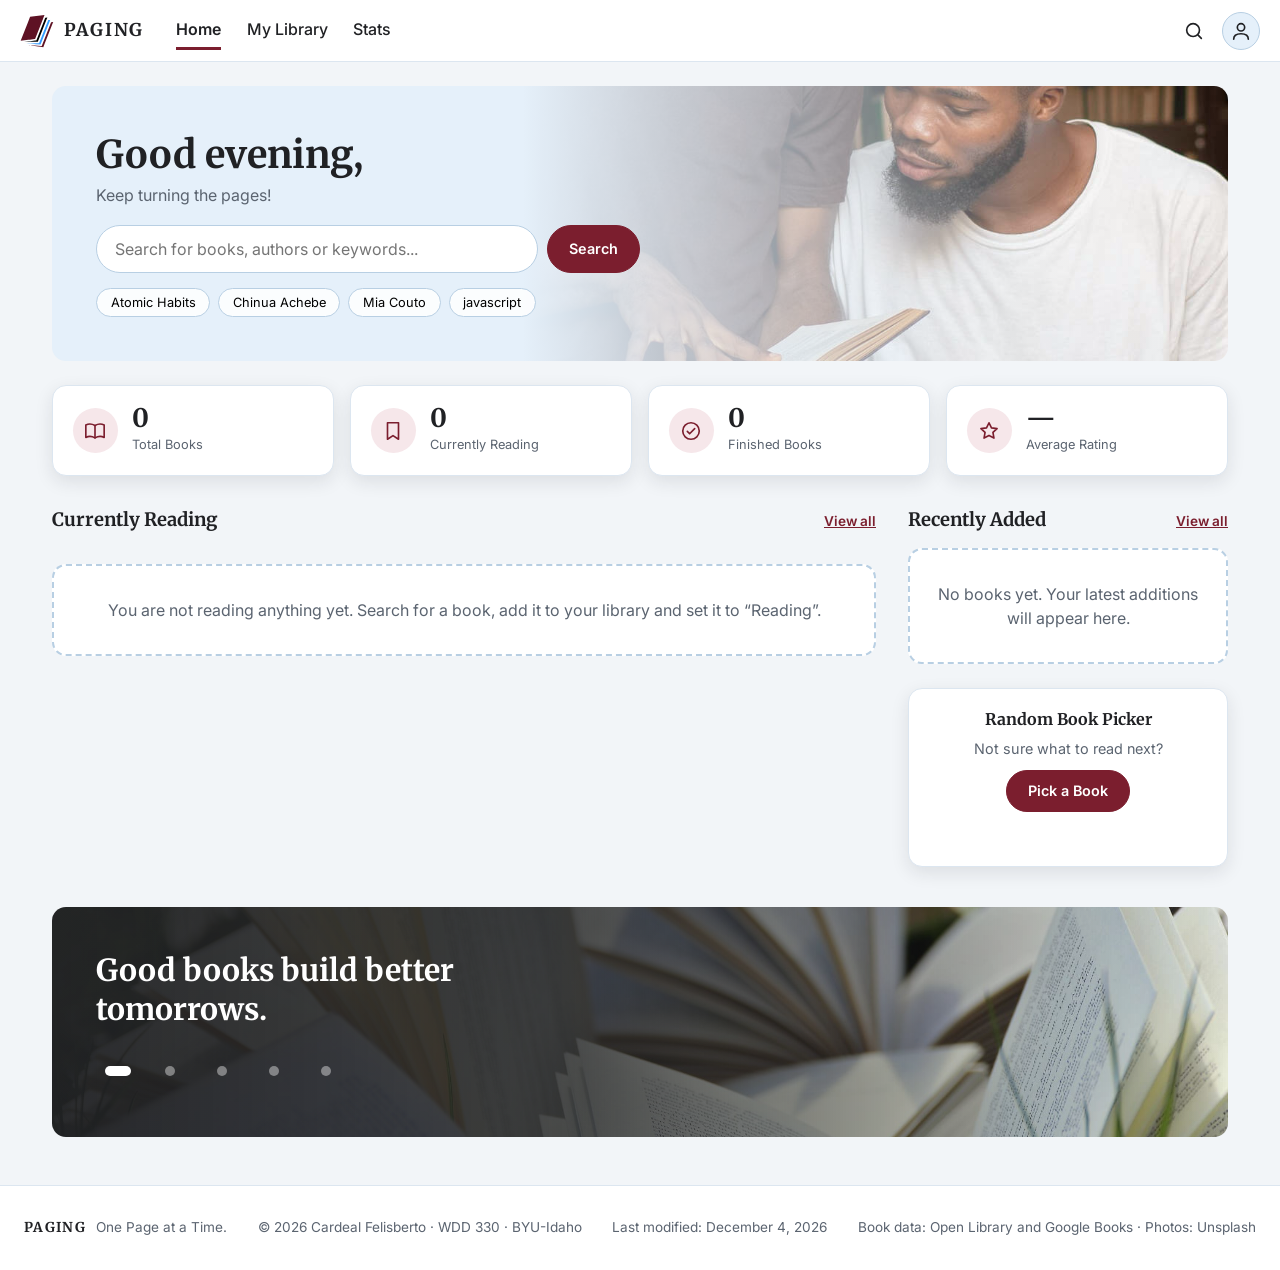
<file: index.html>
<!DOCTYPE html>
<html lang="en">

<head>
  <meta charset="UTF-8">
  <meta name="viewport" content="width=device-width, initial-scale=1">
  <title>Paging — One Page at a Time</title>

  <!-- Information for search engines -->
  <meta name="description" content="Paging is a free reading tracker. Search books, save them to your library, track your progress, rate them and keep personal notes.">
  <meta name="keywords" content="reading tracker, book tracker, book search, my library, reading progress, book notes, book rating, want to read, currently reading, finished books, Open Library, Google Books">
  <meta name="author" content="Cardeal Felisberto">
  <meta name="robots" content="index, follow">
  <meta name="theme-color" content="#7B1E2E">

  <!-- Open Graph: preview card when the link is shared on Facebook, WhatsApp or LinkedIn -->
  <meta property="og:type" content="website">
  <meta property="og:site_name" content="Paging">
  <meta property="og:locale" content="en_US">
  <meta property="og:title" content="Paging — One Page at a Time">
  <meta property="og:description" content="Search books, track your reading progress, rate them and keep your notes.">
  <meta property="og:image" content="https://cardealscript.github.io/paging-reading-tracker/images/og-cover.jpg">
  <meta property="og:image:width" content="1200">
  <meta property="og:image:height" content="630">
  <meta property="og:image:alt" content="Paging reading tracker">
  <meta property="og:url" content="https://cardealscript.github.io/paging-reading-tracker/index.html">

  <!-- Twitter / X preview card -->
  <meta name="twitter:card" content="summary_large_image">
  <meta name="twitter:title" content="Paging — One Page at a Time">
  <meta name="twitter:description" content="Search books, track your reading progress, rate them and keep your notes.">
  <meta name="twitter:image" content="https://cardealscript.github.io/paging-reading-tracker/images/og-cover.jpg">

  <!-- Icon, fonts and styles -->
  <link rel="icon" type="image/svg+xml" href="images/logo.svg">
  <!-- Load the main hero image early -->
  <link rel="preload" as="image" href="images/hero-mobile.jpg" media="(max-width: 720px)" fetchpriority="high">
  
  <link rel="preload" as="image" href="images/hero.jpg" media="(min-width: 721px)" fetchpriority="high">

  <!-- Icon, fonts and styles CONT... -->
  <link rel="preconnect" href="https://fonts.googleapis.com">
  <link rel="preconnect" href="https://fonts.gstatic.com" crossorigin>
  <link href="https://fonts.googleapis.com/css2?family=Inter:wght@400;500;600&family=Merriweather:wght@400;700;900&display=swap" rel="stylesheet">
  <link rel="stylesheet" href="css/styles.css">

  <!-- One JavaScript module starts the whole page (type="module" enables import/export) -->
  <script type="module" src="js/main.mjs"></script>
</head>

<body data-page="home" data-nav="home">
  <!-- Header, bottom navigation, footer and reset dialog are inserted by layout.mjs -->
  <header id="site-header" class="site-header"></header>

  <main class="container">
    <noscript>
      <p class="status error">Paging needs JavaScript to work. Please enable it in your browser.</p>
    </noscript>

    <!-- Welcome banner: greeting, search form and quick-search chips -->
    <section class="hero-banner hero-banner--welcome">
      <div class="hero-content">
        <h1 id="greeting">Good morning,</h1>
        <p class="hero-sub">Keep turning the pages!</p>

        <form id="search-form" class="search-form" role="search">
          <label for="search-input" class="visually-hidden">Search for books, authors or keywords</label>
          <input id="search-input" type="search" placeholder="Search for books, authors or keywords..." autocomplete="off" required minlength="2">
          <button type="submit" class="btn btn-primary">Search</button>
        </form>

        <div class="chips" role="group" aria-label="Quick searches">
          <button type="button" class="chip" data-query="Atomic Habits">Atomic Habits</button>
          <button type="button" class="chip" data-query="Chinua Achebe">Chinua Achebe</button>
          <button type="button" class="chip" data-query="Mia Couto">Mia Couto</button>
          <button type="button" class="chip" data-query="javascript">javascript</button>
        </div>
      </div>
    </section>

    <!-- Search results: hidden until the first search; cards are created by ui.mjs -->
    <section id="results-section" class="block" aria-labelledby="results-title" hidden>
      <div class="section-head">
        <h2 id="results-title">Search results</h2>
        <button type="button" id="clear-results" class="link-btn">Clear results</button>
      </div>
      <div id="status" class="status" role="status" aria-live="polite"></div>
      <ul id="results" class="book-grid"></ul>
    </section>

    <!-- Four statistic cards, filled from the saved library -->
    <section id="stat-cards" class="stats-row" aria-label="Reading statistics"></section>

    <div class="home-columns">
      <!-- Main column: books currently being read -->
      <section class="block" aria-labelledby="reading-title">
        <div class="section-head">
          <h2 id="reading-title">Currently Reading</h2>
          <a href="library.html?status=reading" aria-label="View all books you are currently reading">View all</a>
        </div>
        <div id="currently-reading" class="reading-grid"></div>
      </section>

      <!-- Side column: newest books and the random book picker -->
      <aside class="block side-column">
        <section aria-labelledby="recent-title">
          <div class="section-head">
            <h2 id="recent-title">Recently Added</h2>
            <a href="library.html" aria-label="View all recently added books">View all</a>
          </div>
          <ul id="recent" class="recent-list"></ul>
        </section>

        <section class="card picker" aria-labelledby="picker-title">
          <h3 id="picker-title">Random Book Picker</h3>
          <p>Not sure what to read next?</p>
          <button type="button" id="pick-book" class="btn btn-primary">Pick a Book</button>
          <div id="picker-result" class="picker-result" aria-live="polite"></div>
        </section>
      </aside>
    </div>

    <!-- Dark banner with rotating reading quotes (quotes.mjs) -->
    <section class="hero-banner hero-banner--cta" aria-label="Quotes about reading">
      <div class="hero-content">
        <p class="quote-text quote-in" id="quote-text">Good books build better tomorrows.</p>
        <div class="quote-dots" id="quote-dots"></div>
      </div>
    </section>
  </main>
</body>

</html>
</file>
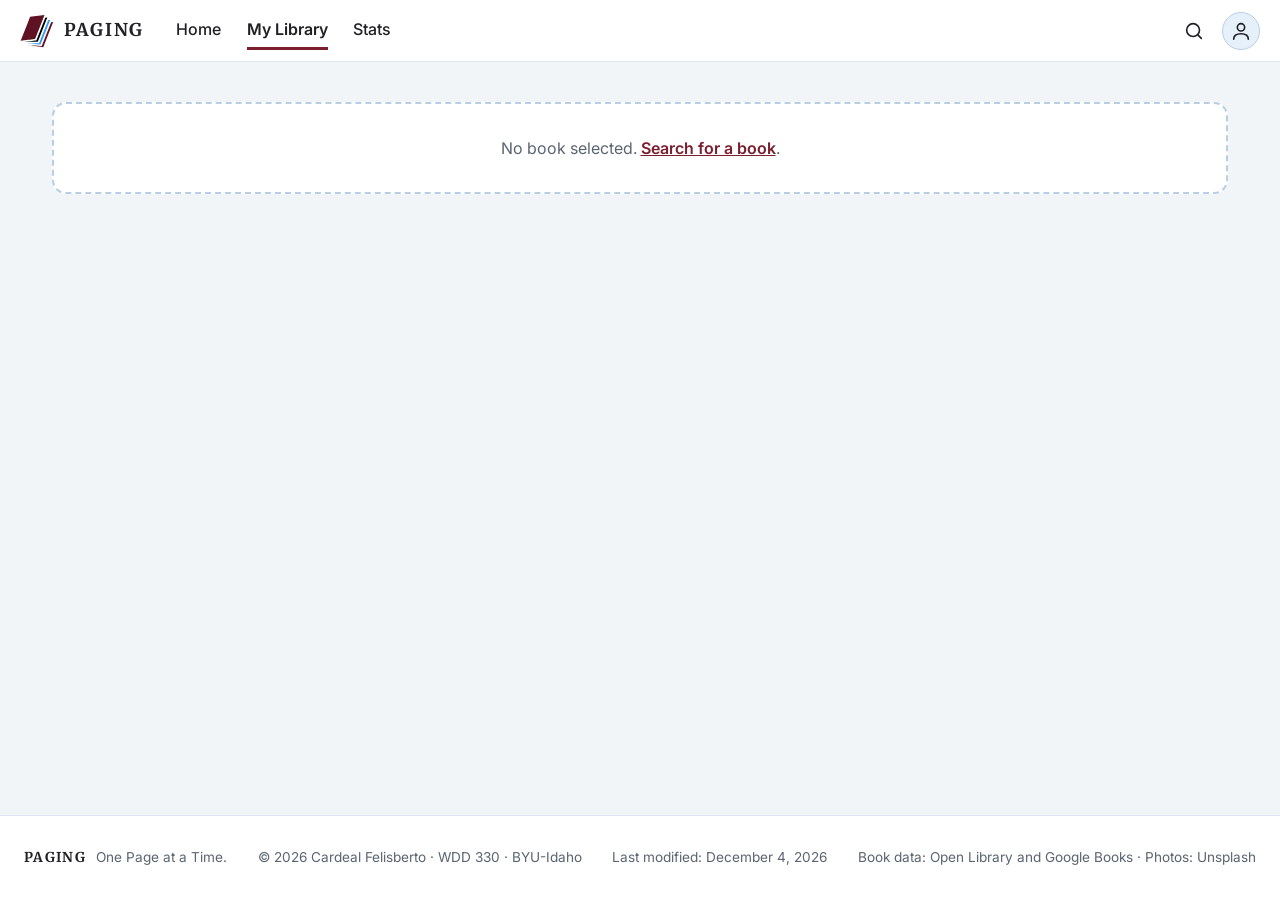
<file: details.html>
<!DOCTYPE html>
<html lang="en">

<head>
  <meta charset="UTF-8">
  <meta name="viewport" content="width=device-width, initial-scale=1">
  <title>Book Details — Paging</title>

  <!-- Information for search engines -->
  <meta name="description" content="Book description, details and similar books, with a personal tracker for reading progress, status, rating and notes.">
  <meta name="keywords" content="book details, book description, reading tracker, book notes, book rating, similar books">
  <meta name="author" content="Cardeal Felisberto">
  <meta name="robots" content="noindex, follow">
  <meta name="theme-color" content="#7B1E2E">

  <!-- Open Graph: preview card when the link is shared on Facebook, WhatsApp or LinkedIn -->
  <meta property="og:type" content="website">
  <meta property="og:site_name" content="Paging">
  <meta property="og:locale" content="en_US">
  <meta property="og:title" content="Book Details — Paging">
  <meta property="og:description" content="Book details and a personal reading tracker.">
  <meta property="og:image" content="https://cardealscript.github.io/paging-reading-tracker/images/og-cover.jpg">
  <meta property="og:image:alt" content="Paging reading tracker">
  <meta property="og:url" content="https://cardealscript.github.io/paging-reading-tracker/details.html">

  <!-- Twitter / X preview card -->
  <meta name="twitter:card" content="summary_large_image">
  <meta name="twitter:title" content="Book Details — Paging">
  <meta name="twitter:description" content="Book details and a personal reading tracker.">
  <meta name="twitter:image" content="https://cardealscript.github.io/paging-reading-tracker/images/og-cover.jpg">

  <!-- Icon, fonts and styles -->
  <link rel="icon" type="image/svg+xml" href="images/logo.svg">
  <link rel="preconnect" href="https://fonts.googleapis.com">
  <link rel="preconnect" href="https://fonts.gstatic.com" crossorigin>
  <link href="https://fonts.googleapis.com/css2?family=Inter:wght@400;500;600&family=Merriweather:wght@400;700;900&display=swap" rel="stylesheet">
  <link rel="stylesheet" href="css/styles.css">

  <!-- One JavaScript module starts the whole page (type="module" enables import/export) -->
  <script type="module" src="js/main.mjs"></script>
</head>

<body data-page="details" data-nav="library">
  <header id="site-header" class="site-header"></header>

  <!-- The whole page content is drawn here by details.mjs -->
  <main class="container" id="details-root">
    <p class="status">Loading book…</p>
    <noscript>
      <p class="status error">Paging needs JavaScript to work. Please enable it in your browser.</p>
    </noscript>
  </main>
</body>

</html>
</file>
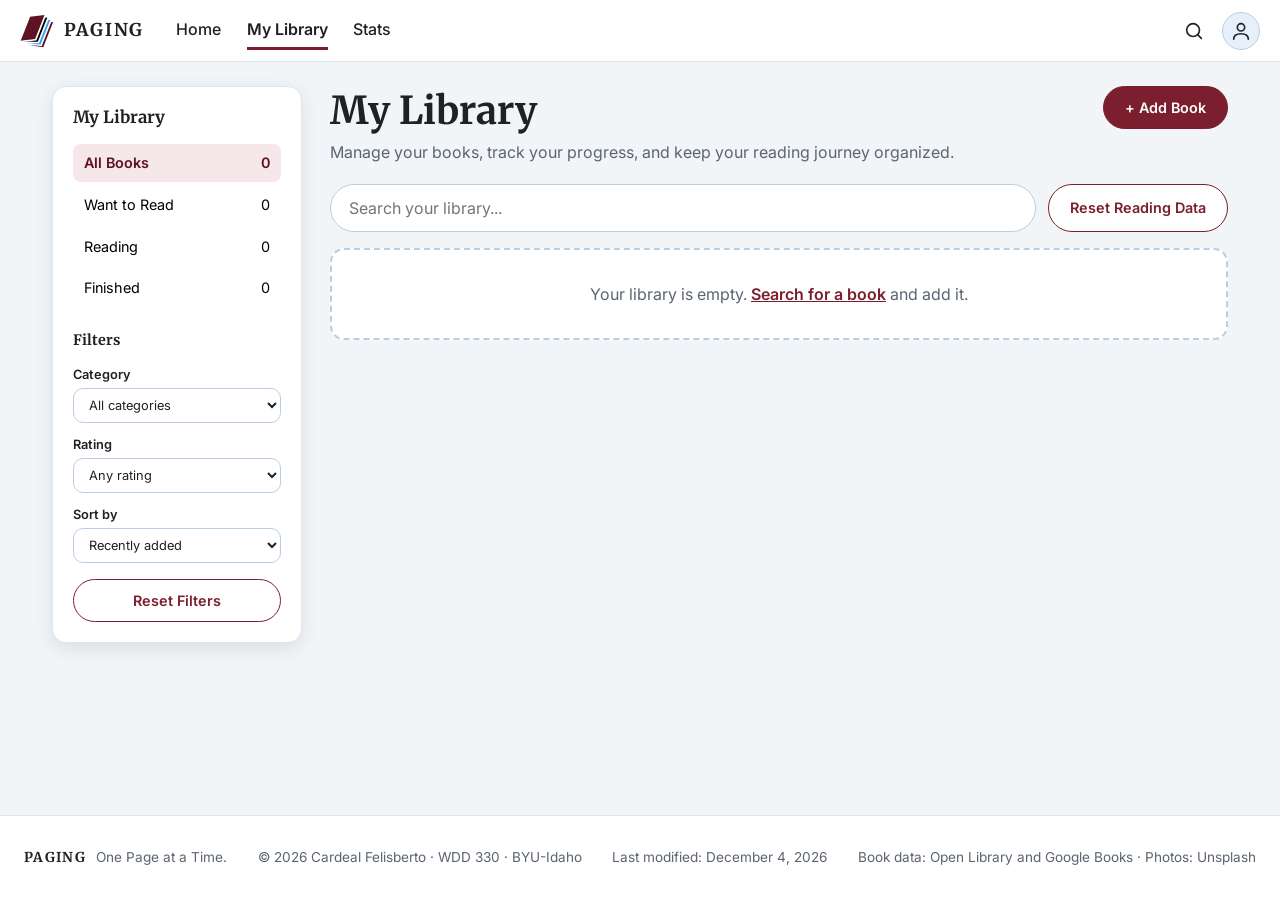
<file: library.html>
<!DOCTYPE html>
<html lang="en">

<head>
  <meta charset="UTF-8">
  <meta name="viewport" content="width=device-width, initial-scale=1">
  <title>My Library — Paging</title>

  <!-- Information for search engines -->
  <meta name="description" content="Your personal library on Paging. Filter saved books by reading status, category and rating, sort them and follow your reading progress.">
  <meta name="keywords" content="my library, saved books, reading status, book filters, book ratings, reading progress, want to read, finished books">
  <meta name="author" content="Cardeal Felisberto">
  <meta name="robots" content="index, follow">
  <meta name="theme-color" content="#7B1E2E">

  <!-- Open Graph: preview card when the link is shared on Facebook, WhatsApp or LinkedIn -->
  <meta property="og:type" content="website">
  <meta property="og:site_name" content="Paging">
  <meta property="og:locale" content="en_US">
  <meta property="og:title" content="My Library — Paging">
  <meta property="og:description" content="Your saved books, reading status, ratings and progress in one place.">
  <meta property="og:image" content="https://cardealscript.github.io/paging-reading-tracker/images/og-cover.jpg">
  <meta property="og:image:alt" content="Paging reading tracker">
  <meta property="og:url" content="https://cardealscript.github.io/paging-reading-tracker/library.html">

  <!-- Twitter / X preview card -->
  <meta name="twitter:card" content="summary_large_image">
  <meta name="twitter:title" content="My Library — Paging">
  <meta name="twitter:description" content="Your saved books, reading status, ratings and progress in one place.">
  <meta name="twitter:image" content="https://cardealscript.github.io/paging-reading-tracker/images/og-cover.jpg">

  <!-- Icon, fonts and styles -->
  <link rel="icon" type="image/svg+xml" href="images/logo.svg">
  <link rel="preconnect" href="https://fonts.googleapis.com">
  <link rel="preconnect" href="https://fonts.gstatic.com" crossorigin>
  <link href="https://fonts.googleapis.com/css2?family=Inter:wght@400;500;600&family=Merriweather:wght@400;700;900&display=swap" rel="stylesheet">
  <link rel="stylesheet" href="css/styles.css">

  <!-- One JavaScript module starts the whole page (type="module" enables import/export) -->
  <script type="module" src="js/main.mjs"></script>
</head>

<body data-page="library" data-nav="library">
  <header id="site-header" class="site-header"></header>

  <main class="container library-layout">
    <!-- Sidebar: status buttons, filters and sorting -->
    <aside class="sidebar card" aria-label="Library filters">
      <h2 class="sidebar-title">My Library</h2>
      <div id="status-list" class="status-list"></div>

      <h3>Filters</h3>
      <div class="filter-fields">
        <label>Category
          <select id="filter-category"></select>
        </label>
        <label>Rating
          <select id="filter-rating">
            <option value="all">Any rating</option>
            <option value="5">5 stars</option>
            <option value="4">4 stars and up</option>
            <option value="3">3 stars and up</option>
            <option value="unrated">Unrated</option>
          </select>
        </label>
        <label>Sort by
          <select id="sort-by">
            <option value="recent">Recently added</option>
            <option value="title">Title A–Z</option>
            <option value="author">Author A–Z</option>
            <option value="rating">Highest rated</option>
            <option value="progress">Most progress</option>
          </select>
        </label>
      </div>
      <button type="button" id="reset-filters" class="btn btn-outline">Reset Filters</button>
    </aside>

    <!-- Main area: title, library search and the grid of saved books -->
    <section class="library-main">
      <noscript>
        <p class="status error">Paging needs JavaScript to work. Please enable it in your browser.</p>
      </noscript>
      <div class="library-head">
        <div>
          <h1>My Library</h1>
          <p class="muted">Manage your books, track your progress, and keep your reading journey organized.</p>
        </div>
        <a class="btn btn-primary" href="index.html#search">+ Add Book</a>
      </div>

      <div class="library-tools">
        <label for="library-search" class="visually-hidden">Search your library</label>
        <input id="library-search" type="search" placeholder="Search your library..." autocomplete="off">
        <button type="button" class="btn btn-outline" data-open-reset>Reset Reading Data</button>
      </div>

      <p id="library-count" class="status" role="status" aria-live="polite"></p>
      <ul id="library-grid" class="library-grid"></ul>
    </section>
  </main>
</body>

</html>
</file>
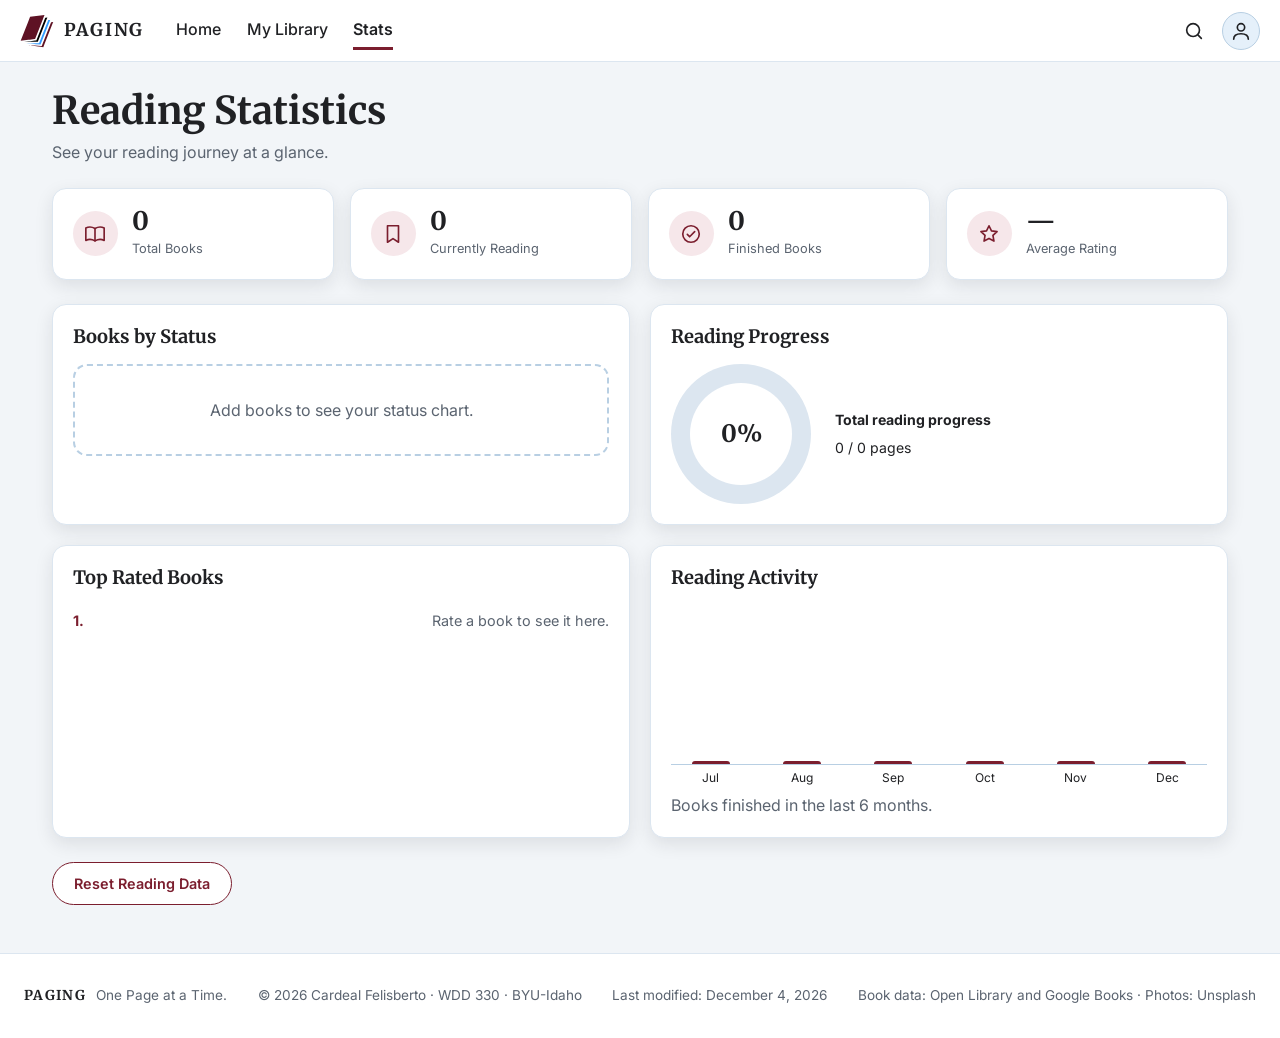
<file: stats.html>
<!DOCTYPE html>
<html lang="en">

<head>
  <meta charset="UTF-8">
  <meta name="viewport" content="width=device-width, initial-scale=1">
  <title>Statistics — Paging</title>

  <!-- Information for search engines -->
  <meta name="description" content="Reading statistics on Paging: books by status, pages read, top rated books and your monthly reading activity.">
  <meta name="keywords" content="reading statistics, reading charts, pages read, top rated books, reading activity, book tracker">
  <meta name="author" content="Cardeal Felisberto">
  <meta name="robots" content="index, follow">
  <meta name="theme-color" content="#7B1E2E">

  <!-- Open Graph: preview card when the link is shared on Facebook, WhatsApp or LinkedIn -->
  <meta property="og:type" content="website">
  <meta property="og:site_name" content="Paging">
  <meta property="og:locale" content="en_US">
  <meta property="og:title" content="Statistics — Paging">
  <meta property="og:description" content="Charts and numbers about your reading journey.">
  <meta property="og:image" content="https://cardealscript.github.io/paging-reading-tracker/images/og-cover.jpg">
  <meta property="og:image:alt" content="Paging reading tracker">
  <meta property="og:url" content="https://cardealscript.github.io/paging-reading-tracker/stats.html">

  <!-- Twitter / X preview card -->
  <meta name="twitter:card" content="summary_large_image">
  <meta name="twitter:title" content="Statistics — Paging">
  <meta name="twitter:description" content="Charts and numbers about your reading journey.">
  <meta name="twitter:image" content="https://cardealscript.github.io/paging-reading-tracker/images/og-cover.jpg">

  <!-- Icon, fonts and styles -->
  <link rel="icon" type="image/svg+xml" href="images/logo.svg">
  <link rel="preconnect" href="https://fonts.googleapis.com">
  <link rel="preconnect" href="https://fonts.gstatic.com" crossorigin>
  <link href="https://fonts.googleapis.com/css2?family=Inter:wght@400;500;600&family=Merriweather:wght@400;700;900&display=swap" rel="stylesheet">
  <link rel="stylesheet" href="css/styles.css">

  <!-- One JavaScript module starts the whole page (type="module" enables import/export) -->
  <script type="module" src="js/main.mjs"></script>
</head>

<body data-page="stats" data-nav="stats">
  <header id="site-header" class="site-header"></header>

  <main class="container">
    <noscript>
      <p class="status error">Paging needs JavaScript to work. Please enable it in your browser.</p>
    </noscript>
    <h1>Reading Statistics</h1>
    <p class="muted">See your reading journey at a glance.</p>

    <!-- Summary cards -->
    <section id="stat-cards" class="stats-row" aria-label="Summary"></section>

    <!-- Four panels filled by stats-page.mjs (charts are pure CSS) -->
    <div class="stats-grid">
      <section class="card">
        <h2>Books by Status</h2>
        <div id="status-chart"></div>
      </section>
      <section class="card">
        <h2>Reading Progress</h2>
        <div id="progress-chart"></div>
      </section>
      <section class="card">
        <h2>Top Rated Books</h2>
        <ol id="top-rated" class="top-list"></ol>
      </section>
      <section class="card">
        <h2>Reading Activity</h2>
        <div id="activity-chart"></div>
      </section>
    </div>

    <button type="button" class="btn btn-outline reset-link" data-open-reset>Reset Reading Data</button>
  </main>
</body>

</html>
</file>
<file: css/styles.css>
/* =====================================================================
   PAGING — Stylesheet
   WDD 330 Final Project · Author: Cardeal Felisberto

   Design: "Soft Blue Calm" palette (soft sky blue, white, charcoal)
   with a wine accent color and golden yellow reserved for star ratings.
   Typography: Merriweather for headings, Inter for interface text.

   Structure of this file
   [01] Color variables
   [02] Base styles and reset
   [03] Layout helpers
   [04] Header, navigation and footer
   [05] Buttons, chips, tags and stars
   [06] Hero banners and quote slider
   [07] Stat cards
   [08] Home page
   [09] Search results (flip cards)
   [10] Library page
   [11] Book details page
   [12] Statistics page
   [13] Dialog, toast and 404 page
   [14] Responsive design and reduced motion

   Advanced CSS used in this project
   - Custom properties (variables) for the whole theme ............ [01]
   - Gradients over background images in both hero banners ........ [06]
   - Keyframe animations: quote text, progress bars, spinner,
     staggered result cards, donut chart, activity bars, dialog ... [06][08][09][11][12][13]
   - 3D card flip (perspective, preserve-3d, rotateY) ............. [09]
   - Hover transitions and transforms on cards, buttons, stars .... [05][07][10][11]
   - Donut charts built with conic-gradient ....................... [12]
   - CSS counters for the ranked "Top Rated" list ................. [12]
   - Grid and flexbox layouts with mobile-first breakpoints ....... [14]
   ===================================================================== */


/* =====================================================================
   [01] COLOR VARIABLES
   The whole palette is defined once as CSS custom properties. Role
   variables such as --primary are used across the site, so the visual
   identity is controlled from this single block.
   ===================================================================== */
:root {
  /* Base */
  --white: #FFFFFF;
  --charcoal: #202124;
  /* titles, body text and the dark banner */
  --gray-bg: #F2F5F8;
  /* page background */
  --text-muted: #5B6470;
  /* secondary text */

  /* Blues */
  --sky: #E5F0FA;
  /* hero background and soft hover states */
  --blue-200: #B8CFE3;
  /* input borders and selected elements */
  --blue-500: #6F9BC4;
  /* "Finished" color in the charts */
  --line: #DCE6F0;
  /* card borders and dividers */

  /* Wine */
  --wine-100: #F6E7EA;
  /* soft backgrounds and icon circles */
  --wine-200: #E8C9D0;
  --wine-600: #7B1E2E;
  /* main brand color */
  --wine-700: #5E1224;
  /* hover state and dark wine */

  /* Gold (used only for star ratings) */
  --gold: #F5B52E;

  /* Role colors: buttons, links, progress bars and charts use these */
  --primary: var(--wine-600);
  --primary-hover: var(--wine-700);
  --on-primary: #FFFFFF;
  /* text color on primary buttons */

  /* Typography, shape and shadows */
  --font-heading: "Merriweather", Georgia, serif;
  --font-ui: "Inter", system-ui, sans-serif;
  --radius: 14px;
  --shadow: 0 6px 18px rgba(32, 33, 36, .10);
  --shadow-hover: 0 12px 28px rgba(32, 33, 36, .16);
}


/* =====================================================================
   [02] BASE STYLES AND RESET
   Consistent box sizing, readable typography and accessible focus
   styles for the whole site.
   ===================================================================== */
*,
*::before,
*::after {
  box-sizing: border-box;
}

html,
body {
  max-width: 100%;
  overflow-x: clip;
}

/* avoids unwanted sideways scrolling on phones */

body {
  margin: 0;
  font-family: var(--font-ui);
  color: var(--charcoal);
  background: var(--gray-bg);
  line-height: 1.5;
  min-height: 100vh;
  display: flex;
  /* flex column keeps the footer at the bottom of short pages */
  flex-direction: column;
}

main {
  flex: 1;
}

img {
  max-width: 100%;
  display: block;
}

a {
  color: var(--charcoal);
}

h1,
h2,
h3 {
  font-family: var(--font-heading);
  line-height: 1.25;
  margin: 0;
}

h1 {
  font-size: clamp(1.7rem, 4vw, 2.4rem);
  font-weight: 700;
}

/* fluid size with clamp() */
h2 {
  font-size: 1.15rem;
  font-weight: 700;
}

h3 {
  font-size: 1rem;
  font-weight: 700;
}

ul,
ol {
  list-style: none;
  margin: 0;
  padding: 0;
}

:focus-visible {
  outline: 3px solid var(--primary);
  outline-offset: 3px;
}

/* visible keyboard focus (accessibility) */

/* Text that is hidden visually but still read by screen readers (form labels) */
.visually-hidden {
  position: absolute;
  width: 1px;
  height: 1px;
  overflow: hidden;
  clip-path: inset(50%);
  white-space: nowrap;
}


/* =====================================================================
   [03] LAYOUT HELPERS
   Reusable pieces: page container, cards, section headings and the
   status/empty-state messages shown during loading and errors.
   ===================================================================== */
.container {
  width: 100%;
  max-width: 76rem;
  margin: 0 auto;
  padding: 1.5rem 1.25rem 3rem;
}

/* centered page width with side margins */
.muted {
  color: var(--text-muted);
  margin: .35rem 0 0;
}

.block {
  margin-top: 2rem;
}

.card {
  background: var(--white);
  border: 1px solid var(--line);
  border-radius: var(--radius);
  padding: 1.25rem;
  box-shadow: var(--shadow);
}

.section-head {
  display: flex;
  justify-content: space-between;
  align-items: baseline;
  margin-bottom: 1rem;
  gap: 1rem;
}

.section-head a,
.link-btn {
  font-size: .85rem;
  font-weight: 600;
  color: var(--primary);
}

.link-btn {
  background: none;
  border: none;
  cursor: pointer;
  text-decoration: underline;
  font-family: inherit;
  padding: 0;
}

/* Feedback messages: loading text, errors and empty states */
.status {
  text-align: center;
  color: var(--text-muted);
  margin: 1rem 0;
}

.status.error {
  color: var(--wine-700);
  font-weight: 600;
}

.empty {
  grid-column: 1 / -1;
  text-align: center;
  padding: 2rem 1rem;
  border: 2px dashed var(--blue-200);
  border-radius: var(--radius);
  color: var(--text-muted);
  background: var(--white);
}

.empty a {
  font-weight: 600;
  color: var(--primary);
}


/* =====================================================================
   [04] HEADER, NAVIGATION AND FOOTER
   The HTML for these parts is generated by layout.mjs so every page
   shares the same navigation. The active page is highlighted.
   ===================================================================== */
.site-header {
  position: sticky;
  top: 0;
  z-index: 20;
  background: var(--white);
  border-bottom: 1px solid var(--line);
  display: flex;
  align-items: center;
  gap: 2rem;
  padding: .7rem 1.25rem;
}

.brand {
  display: flex;
  align-items: center;
  gap: .6rem;
  text-decoration: none;
  font-family: var(--font-heading);
  font-weight: 700;
  font-size: 1.1rem;
  letter-spacing: .1em;
}

.main-nav {
  display: flex;
  gap: 1.6rem;
  margin-right: auto;
}

.main-nav a {
  text-decoration: none;
  font-weight: 500;
  padding: .35rem 0;
  border-bottom: 3px solid transparent;
  transition: border-color .25s, color .25s;
}

.main-nav a:hover {
  border-color: var(--blue-200);
}

.main-nav a.active {
  border-color: var(--primary);
  font-weight: 600;
}

/* current page indicator */

.header-actions {
  display: flex;
  align-items: center;
  gap: .5rem;
  margin-left: auto;
}

.icon-btn {
  display: inline-grid;
  place-items: center;
  width: 2.4rem;
  height: 2.4rem;
  border-radius: 50%;
  border: none;
  background: transparent;
  color: var(--charcoal);
  cursor: pointer;
  transition: background-color .2s;
}

.icon-btn:hover {
  background: var(--sky);
}

.avatar {
  display: grid;
  place-items: center;
  width: 2.4rem;
  height: 2.4rem;
  border-radius: 50%;
  background: var(--sky);
  border: 1px solid var(--blue-200);
}

.menu-btn {
  display: none;
}

/* hamburger button, only shown on phones (see [14]) */
.bottom-nav {
  display: none;
}

/* bottom navigation bar, only shown on phones (see [14]) */

.site-footer {
  display: flex;
  justify-content: space-between;
  flex-wrap: wrap;
  gap: .5rem;
  padding: 1.1rem 1.5rem;
  border-top: 1px solid var(--line);
  background: var(--white);
  font-size: .85rem;
}

.site-footer strong {
  font-family: var(--font-heading);
  letter-spacing: .1em;
  margin-right: .6rem;
}

.site-footer span {
  color: var(--text-muted);
}


/* =====================================================================
   [05] BUTTONS, CHIPS, TAGS AND STARS
   Interactive elements share the same rounded style and respond to
   hover and active states with smooth transitions and transforms.
   ===================================================================== */
.btn {
  font: inherit;
  font-weight: 600;
  font-size: .9rem;
  border: 1.5px solid transparent;
  border-radius: 999px;
  padding: .6rem 1.3rem;
  cursor: pointer;
  text-decoration: none;
  display: inline-block;
  text-align: center;
  transition: background-color .25s, transform .2s, box-shadow .2s;
}

.btn[disabled] {
  opacity: .5;
  cursor: not-allowed;
}

/* Primary button: main actions (Search, Add to Library) */
.btn-primary {
  background: var(--primary);
  color: var(--on-primary);
  border-color: var(--primary);
}

.btn-primary:hover {
  background: var(--primary-hover);
  border-color: var(--primary-hover);
  transform: translateY(-2px);
  box-shadow: var(--shadow);
}

.btn-primary:active {
  transform: translateY(0);
  box-shadow: none;
}

/* Outline button: secondary actions (Share, Update, Reset) */
.btn-outline {
  background: var(--white);
  color: var(--primary);
  border-color: var(--primary);
}

.btn-outline:hover {
  background: var(--wine-100);
}

/* Dark button: used for "Save Note" */
.btn-dark {
  background: var(--charcoal);
  color: var(--white);
}

.btn-dark:hover {
  background: #3a3d42;
}

/* Quick-search chips below the search bar */
.chips {
  display: flex;
  flex-wrap: wrap;
  gap: .5rem;
  margin-top: .9rem;
}

.chip {
  font: inherit;
  font-size: .8rem;
  background: rgba(255, 255, 255, .85);
  border: 1px solid var(--blue-200);
  border-radius: 999px;
  padding: .25rem .85rem;
  cursor: pointer;
  transition: background-color .2s, transform .2s, border-color .2s;
}

.chip:hover {
  background: var(--white);
  border-color: var(--primary);
  transform: translateY(-2px);
}

/* Small labels for book categories and reading status */
.tag {
  display: inline-block;
  background: var(--sky);
  border: 1px solid var(--blue-200);
  border-radius: 999px;
  padding: .05rem .65rem;
  font-size: .75rem;
  margin: 0 .25rem .25rem 0;
}

.tag.s-reading {
  background: var(--wine-100);
  border-color: var(--wine-200);
  color: var(--wine-700);
}

.tag.s-finished {
  background: var(--blue-200);
  border-color: var(--blue-500);
}

.tag.s-want {
  background: var(--gray-bg);
  border-color: var(--line);
  color: var(--text-muted);
}

.stars {
  color: var(--gold);
  letter-spacing: .05em;
  white-space: nowrap;
}


/* =====================================================================
   [06] HERO BANNERS AND QUOTE SLIDER
   Both banners share the .hero-banner class and differ by variant:
   --welcome (light, with search) and --cta (dark, with rotating quotes).
   Each uses a gradient layered over a photo so the text stays readable
   while the image remains visible. On desktop the gradient runs left to
   right; on phones it runs top to bottom (see [14]).
   Images: hero.jpg, hero-mobile.jpg and cta-banner.jpg in /images.
   ===================================================================== */
.hero-banner {
  position: relative;
  overflow: hidden;
  display: flex;
  align-items: center;
  width: 100%;
  border-radius: var(--radius);
  padding: clamp(1.1rem, 4vw, 2.75rem);
}

.hero-content {
  width: 100%;
  max-width: 34rem;
  min-width: 0;
}

.hero-banner .hero-sub {
  margin: .3rem 0 1.1rem;
  color: var(--text-muted);
}

/* Variant 1: welcome banner, photo visible on the right */
.hero-banner--welcome {
  min-height: 260px;
  background:
    linear-gradient(90deg, var(--sky) 0%, var(--sky) 40%, rgba(229, 240, 250, .7) 60%, rgba(229, 240, 250, 0) 100%),
    url("../images/hero.jpg") right center / cover no-repeat,
    var(--sky);
}

/* Variant 2: dark call-to-action banner with the rotating reading quotes */
.hero-banner--cta {
  margin-top: 2.5rem;
  min-height: 150px;
  color: var(--white);
  background:
    linear-gradient(90deg, rgba(32, 33, 36, .96) 0%, rgba(32, 33, 36, .8) 45%, rgba(32, 33, 36, 0) 100%),
    url("../images/cta-banner.jpg") right center / cover no-repeat,
    var(--charcoal);
}

/* Search bar inside the welcome banner */
.search-form {
  display: flex;
  gap: .6rem;
}

.search-form input,
.library-tools input {
  flex: 1;
  min-width: 0;
  font: inherit;
  padding: .7rem 1.1rem;
  border: 1.5px solid var(--blue-200);
  border-radius: 999px;
  background: var(--white);
  transition: box-shadow .25s, border-color .25s;
}

/* Focus ring shared by all form fields: border color change plus soft glow */
.search-form input:focus,
.library-tools input:focus,
select:focus,
textarea:focus,
input[type=number]:focus {
  outline: none;
  border-color: var(--primary);
  box-shadow: 0 0 0 4px rgba(123, 30, 46, .15);
}

/* Quote slider (quotes.mjs): each phrase fades and slides in, then out */
.quote-text {
  font-family: var(--font-heading);
  font-weight: 700;
  font-size: clamp(1.25rem, 3vw, 1.9rem);
  line-height: 1.3;
  max-width: 26ch;
  min-height: 2.7em;
  margin: 0;
  transition: opacity .35s ease, transform .35s ease;
}

/* min-height keeps the banner height stable between phrases */
.quote-in {
  animation: quote-in .7s cubic-bezier(.2, .8, .2, 1) both;
}

/* entering phrase */
.quote-out {
  opacity: 0;
  transform: translateY(-12px);
}

/* leaving phrase */
@keyframes quote-in {
  from {
    opacity: 0;
    transform: translateY(16px);
  }

  to {
    opacity: 1;
    transform: none;
  }
}

/* Navigation dots: the active dot stretches into a pill */
.quote-dots {
  display: flex;
  gap: .5rem;
  margin-top: 1rem;
}

.quote-dot {
  width: 44px;
  height: 44px;
  padding: 0;
  border: none;
  border-radius: 50%;
  background: transparent;
  cursor: pointer;
  position: relative;
}

.quote-dot::before {
  content: "";
  position: absolute;
  width: 10px;
  height: 10px;
  border-radius: 99px;
  background: rgba(255, 255, 255, .4);
  top: 50%;
  left: 50%;
  transform: translate(-50%, -50%);
  transition: width .3s, background-color .3s;
}

.quote-dot:hover::before {
  background: rgba(255, 255, 255, .75);
}

.quote-dot.active::before {
  width: 26px;
  background: var(--white);
}

/* =====================================================================
   [07] STAT CARDS
   Four summary cards (total, reading, finished, average rating) shown
   on the Home and Statistics pages. They lift slightly on hover.
   ===================================================================== */
.stats-row {
  display: grid;
  grid-template-columns: repeat(4, 1fr);
  gap: 1rem;
  margin-top: 1.5rem;
}

.stat-card {
  display: flex;
  align-items: center;
  gap: .9rem;
  transition: transform .2s, box-shadow .2s;
}

.stat-card:hover {
  transform: translateY(-3px);
  box-shadow: var(--shadow-hover);
}

.stat-icon {
  display: grid;
  place-items: center;
  width: 2.8rem;
  height: 2.8rem;
  border-radius: 50%;
  background: var(--wine-100);
  color: var(--primary);
  flex-shrink: 0;
}

.stat-value {
  font-family: var(--font-heading);
  font-weight: 700;
  font-size: 1.6rem;
  line-height: 1;
  display: block;
}

.stat-label {
  font-size: .8rem;
  color: var(--text-muted);
}


/* =====================================================================
   [08] HOME PAGE
   Two-column dashboard: Currently Reading on the left, Recently Added
   and the Random Book Picker on the right.
   ===================================================================== */
.home-columns {
  display: grid;
  grid-template-columns: 1fr 320px;
  gap: 2rem;
}

/* Book covers, with a text fallback when the API has no image */
.cover {
  display: block;
  width: 100%;
  border-radius: 8px;
  border: 1px solid var(--line);
  object-fit: cover;
  background: var(--wine-100);
}

.cover-fallback {
  display: flex;
  align-items: center;
  justify-content: center;
  text-align: center;
  padding: .6rem;
  background: var(--wine-100);
  color: var(--wine-700);
  font-family: var(--font-heading);
  font-weight: 700;
  font-size: .8rem;
  border: 1px solid var(--wine-200);
  border-radius: 8px;
  aspect-ratio: 2 / 3;
}

/* Reading progress bar: the fill grows from the left with a keyframe animation */
.progress {
  height: 8px;
  background: var(--line);
  border-radius: 99px;
  overflow: hidden;
}

.progress span {
  display: block;
  height: 100%;
  background: var(--primary);
  border-radius: 99px;
  transform-origin: left;
  animation: fill .9s ease-out both;
}

@keyframes fill {
  from {
    transform: scaleX(0);
  }

  to {
    transform: scaleX(1);
  }
}

.progress-line {
  display: flex;
  align-items: center;
  gap: .5rem;
  font-size: .75rem;
}

.progress-line .progress {
  flex: 1;
}

/* "Currently Reading" cards; min() prevents overflow on very narrow screens */
.reading-grid {
  display: grid;
  grid-template-columns: repeat(auto-fill, minmax(min(150px, 100%), 1fr));
  gap: 1rem;
}

.reading-card {
  display: flex;
  flex-direction: column;
  gap: .35rem;
  padding: 1rem;
  transition: transform .2s, box-shadow .2s;
}

.reading-card:hover {
  transform: translateY(-3px);
  box-shadow: var(--shadow-hover);
}

.reading-card .cover {
  aspect-ratio: 2 / 3;
  width: 70%;
  margin: 0 auto .4rem;
}

.reading-card h3 {
  font-size: .9rem;
}

.reading-card .by {
  font-size: .78rem;
  color: var(--text-muted);
}

.reading-card .btn {
  margin-top: .5rem;
  padding: .4rem .6rem;
  font-size: .8rem;
}

/* "Recently Added" list, also reused for Similar Books on the details page */
.recent-list {
  display: grid;
  gap: .6rem;
}

.recent-item {
  display: flex;
  gap: .75rem;
  align-items: center;
  text-decoration: none;
  padding: .55rem;
  border: 1px solid var(--line);
  border-radius: 10px;
  background: var(--white);
  transition: background-color .2s, transform .2s, border-color .2s;
}

.recent-item:hover {
  background: var(--sky);
  border-color: var(--blue-200);
  transform: translateX(3px);
}

.recent-item .cover,
.recent-item .cover-fallback {
  width: 42px;
  flex-shrink: 0;
  font-size: .55rem;
  padding: .2rem;
}

.recent-item strong {
  display: block;
  font-size: .85rem;
  line-height: 1.3;
}

.recent-item small {
  color: var(--text-muted);
  display: block;
}

/* Side column and Random Book Picker */
.side-column {
  display: grid;
  gap: 1.5rem;
  align-content: start;
  margin-top: 2rem;
}

.picker {
  text-align: center;
  display: grid;
  gap: .6rem;
  justify-items: center;
}

.picker p {
  margin: 0;
  color: var(--text-muted);
  font-size: .9rem;
}

.picker-result {
  min-height: 1.5rem;
  font-size: .9rem;
}

.picker-result a {
  font-weight: 700;
  color: var(--primary);
}


/* =====================================================================
   [09] SEARCH RESULTS: FLIP CARDS
   Each result is a 3D card. The front shows the cover and the back shows
   year, author, categories and a "View details" button. It flips on
   hover (mouse) and on tap or Enter (touch and keyboard).
   Built with perspective, transform-style: preserve-3d, rotateY and
   backface-visibility.
   ===================================================================== */
.book-grid {
  display: grid;
  grid-template-columns: repeat(auto-fill, minmax(min(150px, 100%), 1fr));
  gap: 1.6rem 1rem;
}

/* Staggered entrance: JavaScript sets --i on each card (animations.mjs) */
.book-item {
  animation: rise .5s both;
  animation-delay: calc(var(--i, 0) * 45ms);
}

@keyframes rise {
  from {
    opacity: 0;
    transform: translateY(14px);
  }

  to {
    opacity: 1;
    transform: none;
  }
}

.book-card {
  perspective: 900px;
  aspect-ratio: 2 / 3;
  cursor: pointer;
  border-radius: 10px;
}

.card-inner {
  position: relative;
  width: 100%;
  height: 100%;
  transition: transform .6s cubic-bezier(.2, .8, .2, 1);
  transform-style: preserve-3d;
}

.book-card.flipped .card-inner {
  transform: rotateY(180deg);
}

/* tap or keyboard */
@media (hover: hover) {
  .book-card:hover .card-inner {
    transform: rotateY(180deg);
  }
}

/* mouse only */

.card-face {
  position: absolute;
  inset: 0;
  backface-visibility: hidden;
  -webkit-backface-visibility: hidden;
  border-radius: 10px;
  overflow: hidden;
  box-shadow: var(--shadow);
  background: var(--white);
}

.card-front .cover,
.card-front .cover-fallback {
  width: 100%;
  height: 100%;
  border: none;
  border-radius: 0;
  aspect-ratio: auto;
}

.card-back {
  transform: rotateY(180deg);
  background: var(--wine-700);
  color: var(--white);
  padding: .85rem;
  display: flex;
  flex-direction: column;
  gap: .4rem;
  font-size: .8rem;
}

.card-back p {
  margin: 0;
}

.card-back .back-year {
  color: var(--gold);
  font-weight: 600;
}

/* Tags on the back: one per line, cut with "…" so they never push the button out */
.card-back .back-tags {
  display: flex;
  flex-direction: column;
  align-items: flex-start;
  gap: .3rem;
  min-width: 0;
  overflow: hidden;
}

.card-back .tag {
  background: transparent;
  color: var(--white);
  border-color: rgba(255, 255, 255, .45);
  max-width: 100%;
  margin: 0;
  white-space: nowrap;
  overflow: hidden;
  text-overflow: ellipsis;
}

.card-back .btn {
  margin-top: auto;
  flex-shrink: 0;
  text-align: center;
  padding: .4rem .7rem;
  font-size: .8rem;
  background: var(--white);
  color: var(--wine-700);
  border-color: var(--white);
}

.card-back .btn:hover {
  background: var(--sky);
  border-color: var(--sky);
  box-shadow: none;
}

.book-title {
  font-family: var(--font-heading);
  font-weight: 700;
  font-size: .88rem;
  margin: .65rem 0 0;
}

.book-author {
  margin: .1rem 0 0;
  font-size: .8rem;
  color: var(--text-muted);
}

/* =====================================================================
   [10] LIBRARY PAGE
   A sticky filter sidebar (status, category, rating, sort) beside a
   responsive grid of saved books.
   ===================================================================== */
.library-layout {
  display: grid;
  grid-template-columns: 250px 1fr;
  gap: 1.75rem;
  align-items: start;
}

.sidebar {
  position: sticky;
  top: 5rem;
  display: grid;
  gap: 1rem;
}

.sidebar-title {
  font-size: 1.05rem;
}

.sidebar h3 {
  font-size: .9rem;
  margin-top: .5rem;
}

/* Status filter buttons with live counts */
.status-list {
  display: grid;
  gap: .25rem;
}

.status-btn {
  display: flex;
  justify-content: space-between;
  font: inherit;
  font-size: .9rem;
  background: none;
  border: none;
  border-radius: 8px;
  padding: .5rem .7rem;
  cursor: pointer;
  text-align: left;
  transition: background-color .2s;
}

.status-btn:hover {
  background: var(--sky);
}

.status-btn.active {
  background: var(--wine-100);
  color: var(--wine-700);
  font-weight: 600;
}

.filter-fields {
  display: grid;
  gap: .75rem;
}

.filter-fields label,
.tracker label {
  display: grid;
  gap: .25rem;
  font-size: .8rem;
  font-weight: 600;
}

/* Form fields, shared with the reading tracker on the details page */
select,
textarea,
input[type=number] {
  font: inherit;
  font-weight: 400;
  padding: .5rem .7rem;
  border: 1.5px solid var(--blue-200);
  border-radius: 10px;
  background: var(--white);
  color: var(--charcoal);
  width: 100%;
  transition: box-shadow .25s, border-color .25s;
}

.library-head {
  display: flex;
  justify-content: space-between;
  gap: 1rem;
  align-items: flex-start;
  flex-wrap: wrap;
}

.library-tools {
  display: flex;
  gap: .75rem;
  margin: 1.25rem 0 .5rem;
}

#library-count {
  text-align: left;
  margin: .5rem 0 1rem;
}

/* Saved books grid: each card tilts up on hover */
.library-grid {
  display: grid;
  grid-template-columns: repeat(auto-fill, minmax(min(165px, 100%), 1fr));
  gap: 1.25rem;
}

.lib-card {
  display: block;
  text-decoration: none;
  padding: .9rem;
  transition: transform .25s, box-shadow .25s;
  height: 100%;
}

.lib-card:hover {
  transform: translateY(-4px);
  box-shadow: var(--shadow-hover);
}

.lib-card .cover,
.lib-card .cover-fallback {
  width: 75%;
  aspect-ratio: 2 / 3;
  margin: 0 auto .7rem;
}

.lib-card h3 {
  font-size: .88rem;
}

.lib-card .by {
  font-size: .78rem;
  color: var(--text-muted);
  margin: .1rem 0 .4rem;
}

.lib-card .progress {
  margin: .4rem 0;
}

.lib-meta {
  display: flex;
  justify-content: space-between;
  align-items: center;
  font-size: .75rem;
}


/* =====================================================================
   [11] BOOK DETAILS PAGE
   Book information with tabs on the left and the personal reading
   tracker (progress, status, rating, notes) on the right.
   ===================================================================== */
.back-link {
  font: inherit;
  font-weight: 600;
  color: var(--primary);
  background: none;
  border: none;
  cursor: pointer;
  padding: .25rem 0;
  margin-bottom: 1rem;
}

.back-link:hover {
  text-decoration: underline;
}

.details-grid {
  display: grid;
  grid-template-columns: 1fr 340px;
  gap: 1.5rem;
  align-items: start;
}

.details-top {
  display: grid;
  grid-template-columns: 170px 1fr;
  gap: 1.5rem;
  margin-bottom: 1.5rem;
}

.details-cover {
  width: 100%;
  aspect-ratio: 2 / 3;
  border: 1px solid var(--line);
  border-radius: 10px;
  box-shadow: var(--shadow-hover);
  object-fit: cover;
  background: var(--wine-100);
}

.details-head {
  display: grid;
  gap: .5rem;
  align-content: start;
}

.details-author {
  margin: 0;
  color: var(--text-muted);
}

.api-rating {
  margin: 0;
  font-size: .9rem;
}

.quick-facts {
  margin: 0;
  font-size: .85rem;
  color: var(--text-muted);
}

.details-actions {
  display: flex;
  gap: .6rem;
  flex-wrap: wrap;
  margin-top: .4rem;
}

/* Tabs: Description, Details and Similar Books */
.tabs {
  display: flex;
  gap: .25rem;
  border-bottom: 1px solid var(--line);
  margin-bottom: 1rem;
  overflow-x: auto;
}

.tab {
  font: inherit;
  font-weight: 500;
  background: none;
  border: none;
  border-bottom: 3px solid transparent;
  padding: .6rem 1rem;
  cursor: pointer;
  transition: border-color .2s, background-color .2s;
  white-space: nowrap;
}

.tab:hover {
  background: var(--sky);
}

.tab.active {
  border-color: var(--primary);
  font-weight: 700;
}

.details-desc {
  margin: 0;
  max-width: 65ch;
  font-family: var(--font-heading);
  font-size: .92rem;
  line-height: 1.8;
  white-space: pre-line;
}

/* 65ch keeps lines comfortable to read */
.meta-grid {
  display: grid;
  grid-template-columns: auto 1fr;
  gap: .4rem 1.25rem;
  margin: 0;
  font-size: .9rem;
}

.meta-grid dt {
  font-weight: 600;
}

.meta-grid dd {
  margin: 0;
  overflow-wrap: anywhere;
}

.meta-grid a {
  color: var(--primary);
}

.similar-list {
  display: grid;
  gap: .6rem;
}

/* Loading spinner shown while the APIs respond */
.loading-line {
  display: flex;
  align-items: center;
  gap: .6rem;
  color: var(--text-muted);
  font-size: .9rem;
}

.spinner {
  width: 22px;
  height: 22px;
  border: 3px solid var(--blue-200);
  border-top-color: var(--primary);
  border-radius: 50%;
  animation: spin .8s linear infinite;
  flex-shrink: 0;
}

.status .spinner {
  width: 40px;
  height: 40px;
  border-width: 5px;
  margin: 0 auto .6rem;
}

/* larger version for page-level loading */
@keyframes spin {
  to {
    transform: rotate(360deg);
  }
}

/* Reading tracker panel */
.progress-panel {
  display: grid;
  gap: .9rem;
  position: sticky;
  top: 5rem;
}

.progress-top {
  display: flex;
  align-items: center;
  gap: .6rem;
}

.progress-top .progress {
  flex: 1;
  height: 10px;
}

.tracker {
  border: none;
  padding: 0;
  margin: 0;
  display: grid;
  gap: .9rem;
  min-width: 0;
}

.tracker:disabled {
  opacity: .5;
}

/* controls look inactive until the book is added to the library */
.page-row {
  display: flex;
  gap: .5rem;
  align-items: end;
}

.page-row label {
  flex: 1;
}

/* Star rating input: stars scale and rotate slightly on hover */
.rating-input {
  display: flex;
  align-items: center;
  gap: .1rem;
}

.rating-input>span {
  font-size: .8rem;
  font-weight: 600;
  margin-right: .5rem;
}

.star-btn {
  background: none;
  border: none;
  font-size: 1.6rem;
  cursor: pointer;
  color: var(--blue-200);
  line-height: 1;
  padding: 0 .1rem;
  transition: transform .15s, color .15s;
}

.star-btn:hover {
  transform: scale(1.25) rotate(-8deg);
}

.star-btn.on {
  color: var(--gold);
}

.hint {
  margin: 0;
  font-size: .82rem;
  color: var(--text-muted);
  background: var(--sky);
  padding: .6rem .8rem;
  border-radius: 10px;
}


/* =====================================================================
   [12] STATISTICS PAGE
   Charts are built with pure CSS, without any chart library: donuts use
   conic-gradient and the activity chart uses animated div bars.
   ===================================================================== */
.stats-grid {
  display: grid;
  grid-template-columns: 1fr 1fr;
  gap: 1.25rem;
  margin-top: 1.5rem;
}

.stats-grid h2 {
  margin-bottom: 1rem;
}

.chart-row {
  display: flex;
  align-items: center;
  gap: 1.5rem;
  flex-wrap: wrap;
}

/* Donut chart: --a and --b hold percentages calculated in JavaScript */
.donut {
  --size: 140px;
  width: var(--size);
  height: var(--size);
  border-radius: 50%;
  display: grid;
  place-items: center;
  flex-shrink: 0;
  background: conic-gradient(var(--blue-500) 0 var(--a, 0%), var(--primary) var(--a, 0%) var(--b, 0%), var(--blue-200) var(--b, 0%) 100%);
  animation: spin-in 1s ease-out both;
}

.donut.single {
  background: conic-gradient(var(--primary) 0 var(--p, 0%), var(--line) var(--p, 0%) 100%);
}

.donut.empty-donut {
  background: var(--line);
}

@keyframes spin-in {
  from {
    transform: rotate(-120deg) scale(.7);
    opacity: 0;
  }

  to {
    transform: none;
    opacity: 1;
  }
}

.donut-center {
  width: calc(var(--size) - 38px);
  height: calc(var(--size) - 38px);
  border-radius: 50%;
  background: var(--white);
  display: grid;
  place-items: center;
  font-family: var(--font-heading);
  font-weight: 700;
  font-size: 1.5rem;
}

/* Chart legend */
.legend {
  display: grid;
  gap: .4rem;
  font-size: .88rem;
}

.legend li {
  display: flex;
  align-items: center;
  gap: .5rem;
}

.dot {
  width: .7rem;
  height: .7rem;
  border-radius: 50%;
  display: inline-block;
}

.dot.finished {
  background: var(--blue-500);
}

.dot.reading {
  background: var(--primary);
}

.dot.want {
  background: var(--blue-200);
}

/* Top Rated list: the ranking numbers are generated with a CSS counter */
.top-list {
  display: grid;
  gap: .6rem;
  counter-reset: top;
}

.top-list li {
  display: flex;
  justify-content: space-between;
  gap: 1rem;
  font-size: .9rem;
  counter-increment: top;
}

.top-list li::before {
  content: counter(top) ".";
  font-weight: 700;
  margin-right: .5rem;
  color: var(--primary);
}

.top-list li span:first-of-type {
  flex: 1;
}

/* Reading activity bars: each bar grows from the bottom (scaleY animation) */
.bars {
  display: flex;
  align-items: flex-end;
  gap: .75rem;
  height: 160px;
  padding-top: 1rem;
  border-bottom: 1.5px solid var(--blue-200);
}

.bar-col {
  flex: 1;
  display: flex;
  flex-direction: column;
  justify-content: flex-end;
  align-items: center;
  height: 100%;
}

.bar {
  width: 100%;
  max-width: 38px;
  background: var(--primary);
  border-radius: 6px 6px 0 0;
  min-height: 3px;
  transform-origin: bottom;
  animation: grow .8s ease-out both;
  transition: background-color .2s;
}

.bar:hover {
  background: var(--blue-500);
}

@keyframes grow {
  from {
    transform: scaleY(0);
  }

  to {
    transform: scaleY(1);
  }
}

.bar-labels {
  display: flex;
  gap: .75rem;
  font-size: .75rem;
  margin-top: .3rem;
}

.bar-labels span {
  flex: 1;
  text-align: center;
}

.reset-link {
  margin-top: 1.5rem;
}


/* =====================================================================
   [13] DIALOG, TOAST AND 404 PAGE
   The Reset Data confirmation uses the native <dialog> element. The
   toast is a short feedback message after user actions.
   ===================================================================== */
dialog {
  border: none;
  border-radius: var(--radius);
  padding: 1.75rem;
  width: min(26rem, 92vw);
  text-align: center;
  box-shadow: var(--shadow-hover);
  color: var(--charcoal);
}

dialog[open] {
  animation: pop .3s ease-out;
}

dialog::backdrop {
  background: rgba(32, 33, 36, .6);
}

@keyframes pop {
  from {
    opacity: 0;
    transform: scale(.92);
  }

  to {
    opacity: 1;
    transform: none;
  }
}

dialog h2 {
  margin: .6rem 0;
}

dialog p {
  margin: .4rem 0;
  color: var(--text-muted);
  font-size: .92rem;
}

.dialog-icon {
  display: inline-grid;
  place-items: center;
  width: 3rem;
  height: 3rem;
  border-radius: 50%;
  background: var(--wine-100);
  color: var(--primary);
}

.dialog-actions {
  display: flex;
  gap: .75rem;
  justify-content: center;
  margin-top: 1.25rem;
}

/* Toast message, for example "Added to My Library" */
.toast {
  position: fixed;
  left: 50%;
  bottom: 5.5rem;
  transform: translate(-50%, 20px);
  background: var(--charcoal);
  color: var(--white);
  padding: .7rem 1.2rem;
  border-radius: 999px;
  font-size: .9rem;
  opacity: 0;
  pointer-events: none;
  transition: opacity .3s, transform .3s;
  z-index: 50;
}

.toast.show {
  opacity: 1;
  transform: translate(-50%, 0);
}

/* 404 page with an outlined oversized number */
.not-found {
  text-align: center;
  display: grid;
  gap: .8rem;
  justify-items: center;
  padding-top: 4rem;
}

.big-404 {
  font-family: var(--font-heading);
  font-weight: 700;
  font-size: clamp(5rem, 22vw, 10rem);
  line-height: 1;
  margin: 0;
  color: var(--wine-100);
  -webkit-text-stroke: 3px var(--primary);
}


/* =====================================================================
   [14] RESPONSIVE DESIGN
   The layout adapts at two breakpoints: tablet (960px) and phone (720px).
   These rules come last so they take priority over the desktop styles.
   ===================================================================== */

/* ---------- Tablet and below (max-width: 960px) ---------- */
@media (max-width: 960px) {

  .home-columns,
  .details-grid {
    grid-template-columns: 1fr;
  }

  /* two columns become one */
  .progress-panel,
  .sidebar {
    position: static;
  }

  /* sticky panels become normal blocks */

  /* Library: the sidebar becomes a horizontal strip of filters */
  .library-layout {
    grid-template-columns: 1fr;
  }

  .status-list {
    grid-auto-flow: column;
    overflow-x: auto;
    justify-content: start;
  }

  .status-btn {
    gap: .5rem;
    white-space: nowrap;
    border: 1px solid var(--line);
    border-radius: 999px;
  }

  .filter-fields {
    grid-template-columns: repeat(auto-fit, minmax(150px, 1fr));
  }
}

/* ---------- Phone (max-width: 720px) ---------- */
@media (max-width: 720px) {
  body {
    padding-bottom: 4.5rem;
  }

  /* space reserved for the bottom navigation bar */

  /* Header: a hamburger menu replaces the inline links */
  .site-header {
    gap: .75rem;
  }

  .menu-btn {
    display: inline-grid;
  }

  .avatar {
    display: none;
  }

  .main-nav {
    display: none;
    position: absolute;
    top: 100%;
    left: 0;
    right: 0;
    flex-direction: column;
    gap: 0;
    background: var(--white);
    border-bottom: 1px solid var(--line);
    padding: .5rem 1.25rem 1rem;
    margin: 0;
  }

  .main-nav.open {
    display: flex;
  }

  /* toggled by events.mjs */
  .main-nav a {
    padding: .7rem 0;
  }

  /* Bottom navigation bar: Home, Search, My Library, Stats */
  .bottom-nav {
    display: grid;
    grid-template-columns: repeat(4, 1fr);
    position: fixed;
    inset: auto 0 0 0;
    z-index: 30;
    background: var(--white);
    border-top: 1px solid var(--line);
    padding: .4rem 0 .5rem;
  }

  .bottom-nav a {
    display: grid;
    justify-items: center;
    gap: .1rem;
    font-size: .72rem;
    text-decoration: none;
    padding: .25rem 0;
    color: var(--text-muted);
  }

  .bottom-nav a.active {
    color: var(--primary);
    font-weight: 700;
  }

  /* Footer: stacked and centered, shown above the bottom bar */
  .site-footer {
    flex-direction: column;
    text-align: center;
    font-size: .75rem;
    padding: 1rem 1rem 1.25rem;
    gap: 0;
  }

  .site-footer p {
    margin: .15rem 0;
  }

  /* Welcome hero: text on top, photo at the bottom (gradient top to bottom).
     The bottom padding reserves the space where the photo shows through. */
  .hero-banner {
    padding: 1.1rem;
  }

  .hero-banner--welcome {
    align-items: flex-start;
    min-height: 0;
    padding-bottom: 10.5rem;
    background:
      linear-gradient(180deg, var(--sky) 0%, var(--sky) 58%, rgba(229, 240, 250, 0) 100%),
      url("../images/hero-mobile.jpg") center bottom / 100% auto no-repeat,
      var(--sky);
  }

  .hero-banner h1 {
    font-size: 1.45rem;
  }

  .hero-banner .hero-sub {
    font-size: .85rem;
    margin-bottom: .9rem;
  }

  /* Search stacked: input on top, compact full-width button below */
  .search-form {
    flex-direction: column;
    gap: .5rem;
  }

  .search-form input {
    flex: none;
    width: 100%;
    padding: .6rem .9rem;
    font-size: .9rem;
  }

  .search-form .btn {
    width: 100%;
    padding: .55rem 1rem;
    font-size: .85rem;
  }

  .hero-banner .chips {
    gap: .4rem;
    margin-top: .7rem;
  }

  .hero-banner .chip {
    font-size: .72rem;
    padding: .2rem .65rem;
  }

  /* Dark banner keeps the same width and margins as the welcome hero */
  .hero-banner--cta {
    min-height: 120px;
    margin-top: 1.75rem;
  }

  /* Cards are shown one per row */
  .stats-row {
    grid-template-columns: 1fr;
  }

  .stats-grid {
    grid-template-columns: 1fr;
  }

  /* Details page: smaller cover beside the title */
  .details-top {
    grid-template-columns: 110px 1fr;
    gap: 1rem;
  }

  /* Library: one column, with compact rows (small cover plus information) */
  .library-tools {
    flex-direction: column;
  }

  .library-grid {
    grid-template-columns: 1fr;
  }

  .lib-card {
    display: grid;
    grid-template-columns: 70px 1fr;
    gap: .9rem;
    align-items: center;
  }

  .lib-card .cover,
  .lib-card .cover-fallback {
    width: 100%;
    margin: 0;
  }
}

/* ---------- Accessibility: reduced motion ----------
   Users who prefer less motion get animations and transitions
   shortened to almost nothing. */
@media (prefers-reduced-motion: reduce) {

  *,
  *::before,
  *::after {
    animation-duration: .01ms !important;
    animation-iteration-count: 1 !important;
    transition-duration: .01ms !important;
  }
}

/* ---------- Layout stability ----------
   The header and the statistic cards are created by JavaScript after the
   page first appears. Reserving their height from the start stops the
   content from jumping down when they are inserted (Cumulative Layout Shift). */
.site-header {
  min-height: 3.9rem;
}

.stats-row {
  min-height: 5.5rem;
}

@media (max-width: 720px) {
  .stats-row { min-height: 25rem; }   /* four cards stacked, one per row */
}

/* Larger tap areas without changing how the elements look */
.quote-dot {
  position: relative;
}


@media (max-width: 720px) {
  .hero-banner .chip {
    min-height: 2.2rem;
  }
}
</file>
